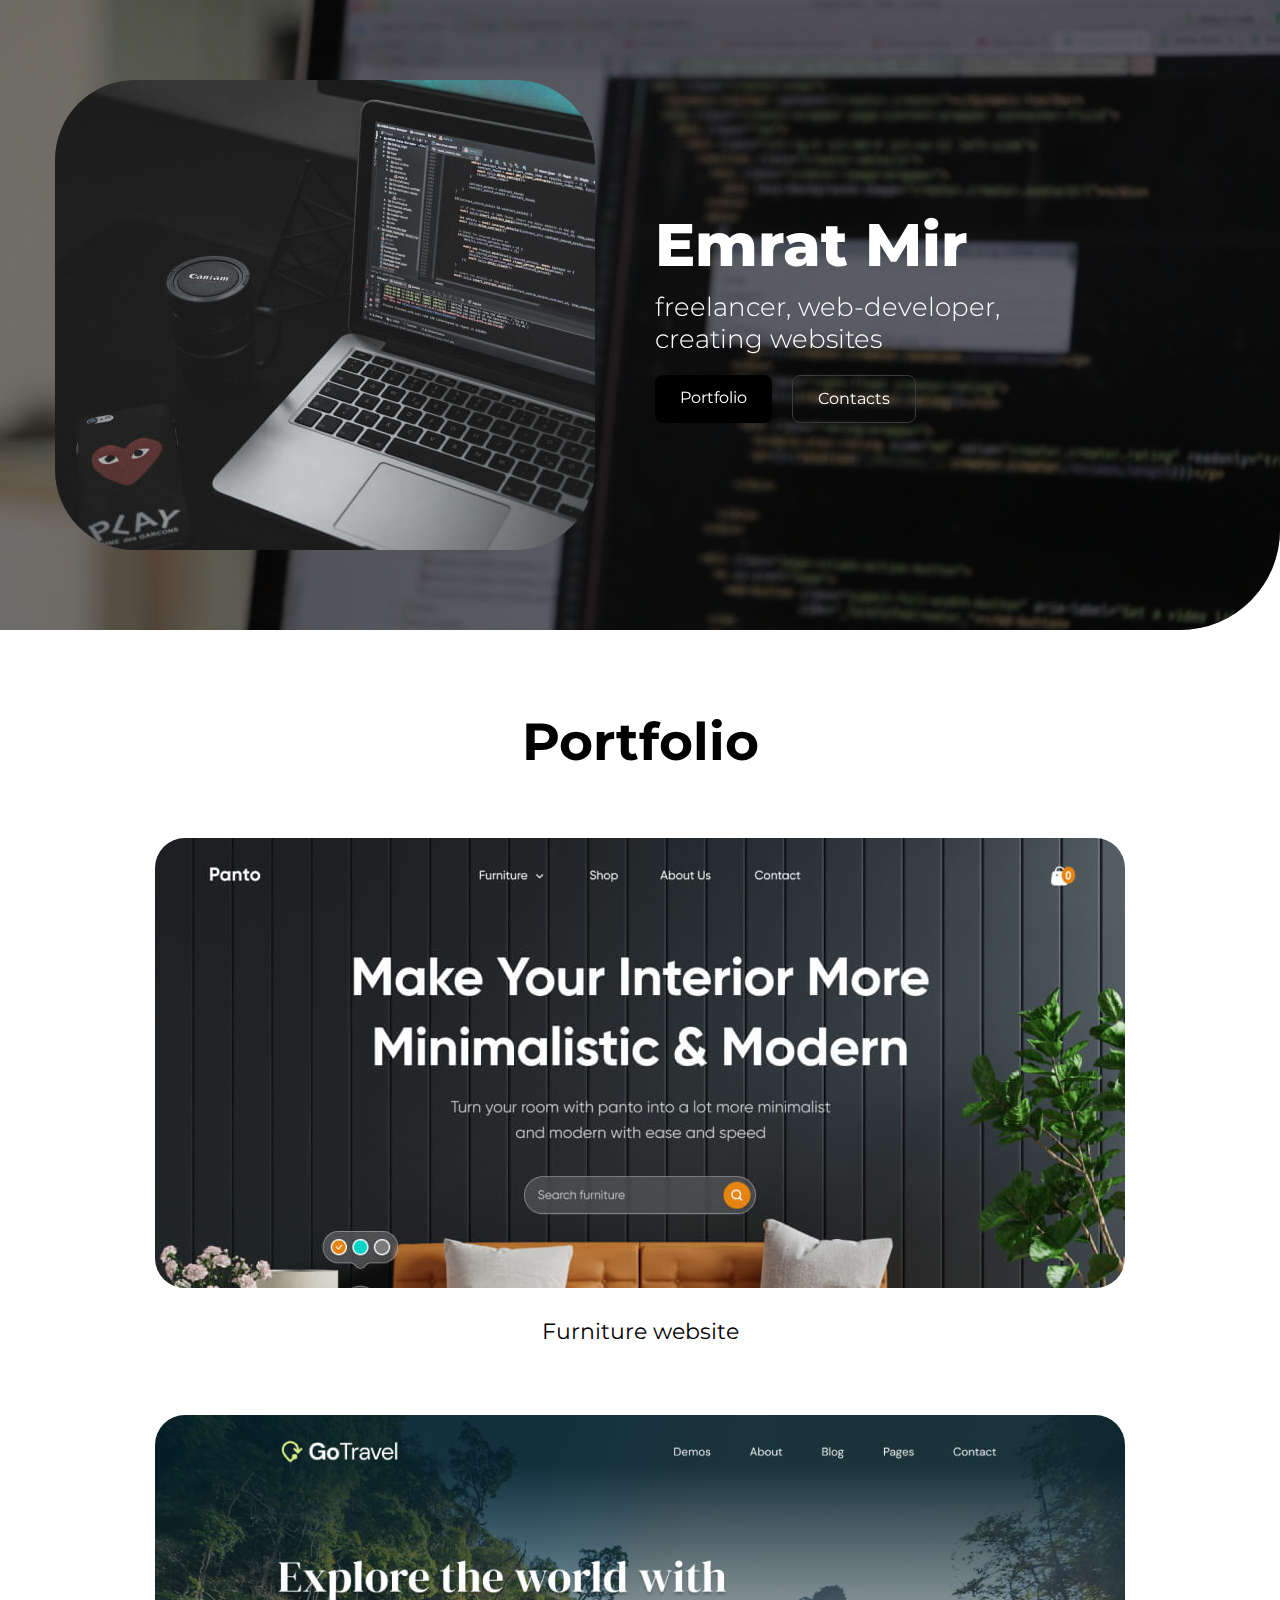
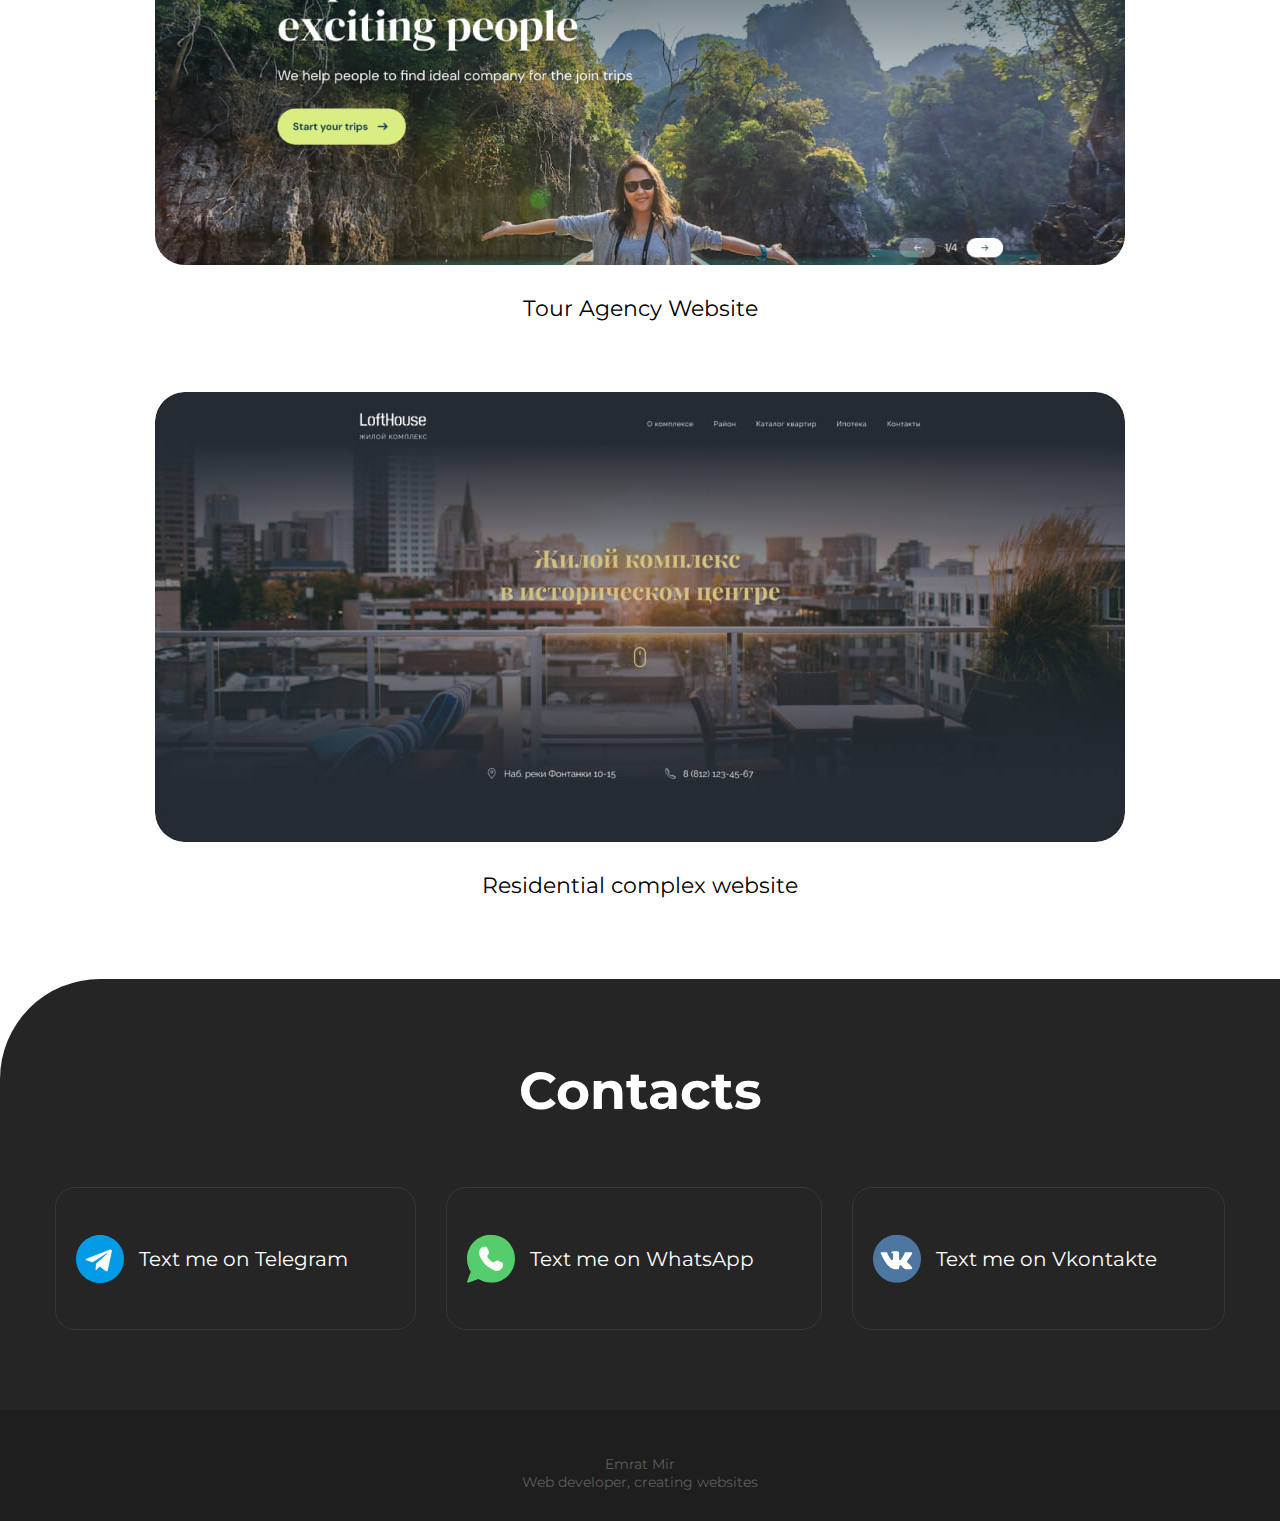
<file: index.html>
<!DOCTYPE html>
<html lang="en">
  <head>
    <meta charset="UTF-8" />
    <meta name="viewport" content="width=device-width, initial-scale=1.0" />
    <title>Portfolio</title>
    <link rel="stylesheet" href="./css/reset.css" />
    <link rel="stylesheet" href="./css/main.css" />
    <link rel="stylesheet" href="./css/media.css  " />

    <link rel="icon" type="image/x-icon" href="./img//favicons/favicon.svg">
    <link rel="apple-touch-icon" sizes="180x180" href="./img//favicons/apple-touch-icon.png">
  </head>
  <body>
    <header class="header">
      <div class="container">
        <div class="header-row">
          <img
            src="./img/photo.jpg"
            srcset="./img/photo@2x.jpg 2x"
            alt="photo"
            class="header-img"/>

          <div class="header-desc">
            <h1 class="header-title">Emrat Mir</h1>

            <p class="header-text">
              freelancer, web-developer, <br />
              creating websites
            </p>

            <div class="header-btns">
              <a href="#portfolio" class="btn">Portfolio</a>
              <a href="#contacts" class="btn-outline">Contacts</a>
            </div>
          </div>
        </div>
      </div>
      <video class="header-video" autoplay muted loop>
        <source type="video/mp4" src="./video/854053-hd_1280_720_25fps.mp4 ">

      </video>
    </header>

    <main>
      <section class="portfolio" id="portfolio">
        <div class="container">
          <h2 class="portfolio-title">Portfolio</h2>

          <div class="projects">
            <article class="project">
              <a href="./panta.html">
                <img
                  src="./img/portfolio/project-01.jpg"
                  srcset="./img/portfolio/project-01@2x.jpg 2x"
                  alt="Furniture websit"
                  class="project-image"
                />
              </a>

              <h3 class="project-title">
                Furniture website <a href="./panta.html"></a>
              </h3>
            </article>

            <article class="project">
              <a href="./gotravel.html">
                <img
                  src="./img/portfolio/project-02.jpg"
                  srcset="./img/portfolio/project-02@2x.jpg 2x"
                  alt="Tour Agency Website"
                  class="project-image"
                />
              </a>

              <h3 class="project-title">
                Tour Agency Website <a href="#!"></a>
              </h3>
            </article>

            <article class="project">
              <a href="./lofthouse.html">
                <img
                  src="./img/portfolio/project-03.jpg"
                  srcset="./img/portfolio/project-03@2x.jpg 2x"
                  alt="Tour Agency Website"
                  class="project-image"
                />
              </a>

              <h3 class="project-title">
                Residential complex website <a href="#!"></a>
              </h3>
            </article>
          </div>
        </div>
      </section>


      <section class="contacts" id="contacts">
        <div class="container">
          <h2 class="contacts-title">Contacts</h2>

          <div class="messangers">
            <a href="https://t.me/youraccountname" target="_blank" class="messanger">
              <img src="./img/icons/telegram.svg" alt="" />
              Text me on Telegram
            </a>

            <a href="https://wa.me/id" target="_blank"class="messanger">
              <img src="./img/icons/whatsapp.svg" alt="" />
              Text me on WhatsApp
            </a>

            <a href="https://vk.me/youraccountname" target="_blank" target="_blank"class="messanger">
              <img src="./img/icons/vk.svg" alt="" />
              Text me on Vkontakte
            </a>
          </div>
        </div>
      </section>
    </main>

    <div class="footer">
      <div class="container">
        <div class="footer-inner">
          <p>Emrat Mir <br> Web developer, creating websites</p>
        </div>
      </div>
      
    </div>
    
  </body>
</html>
</file>
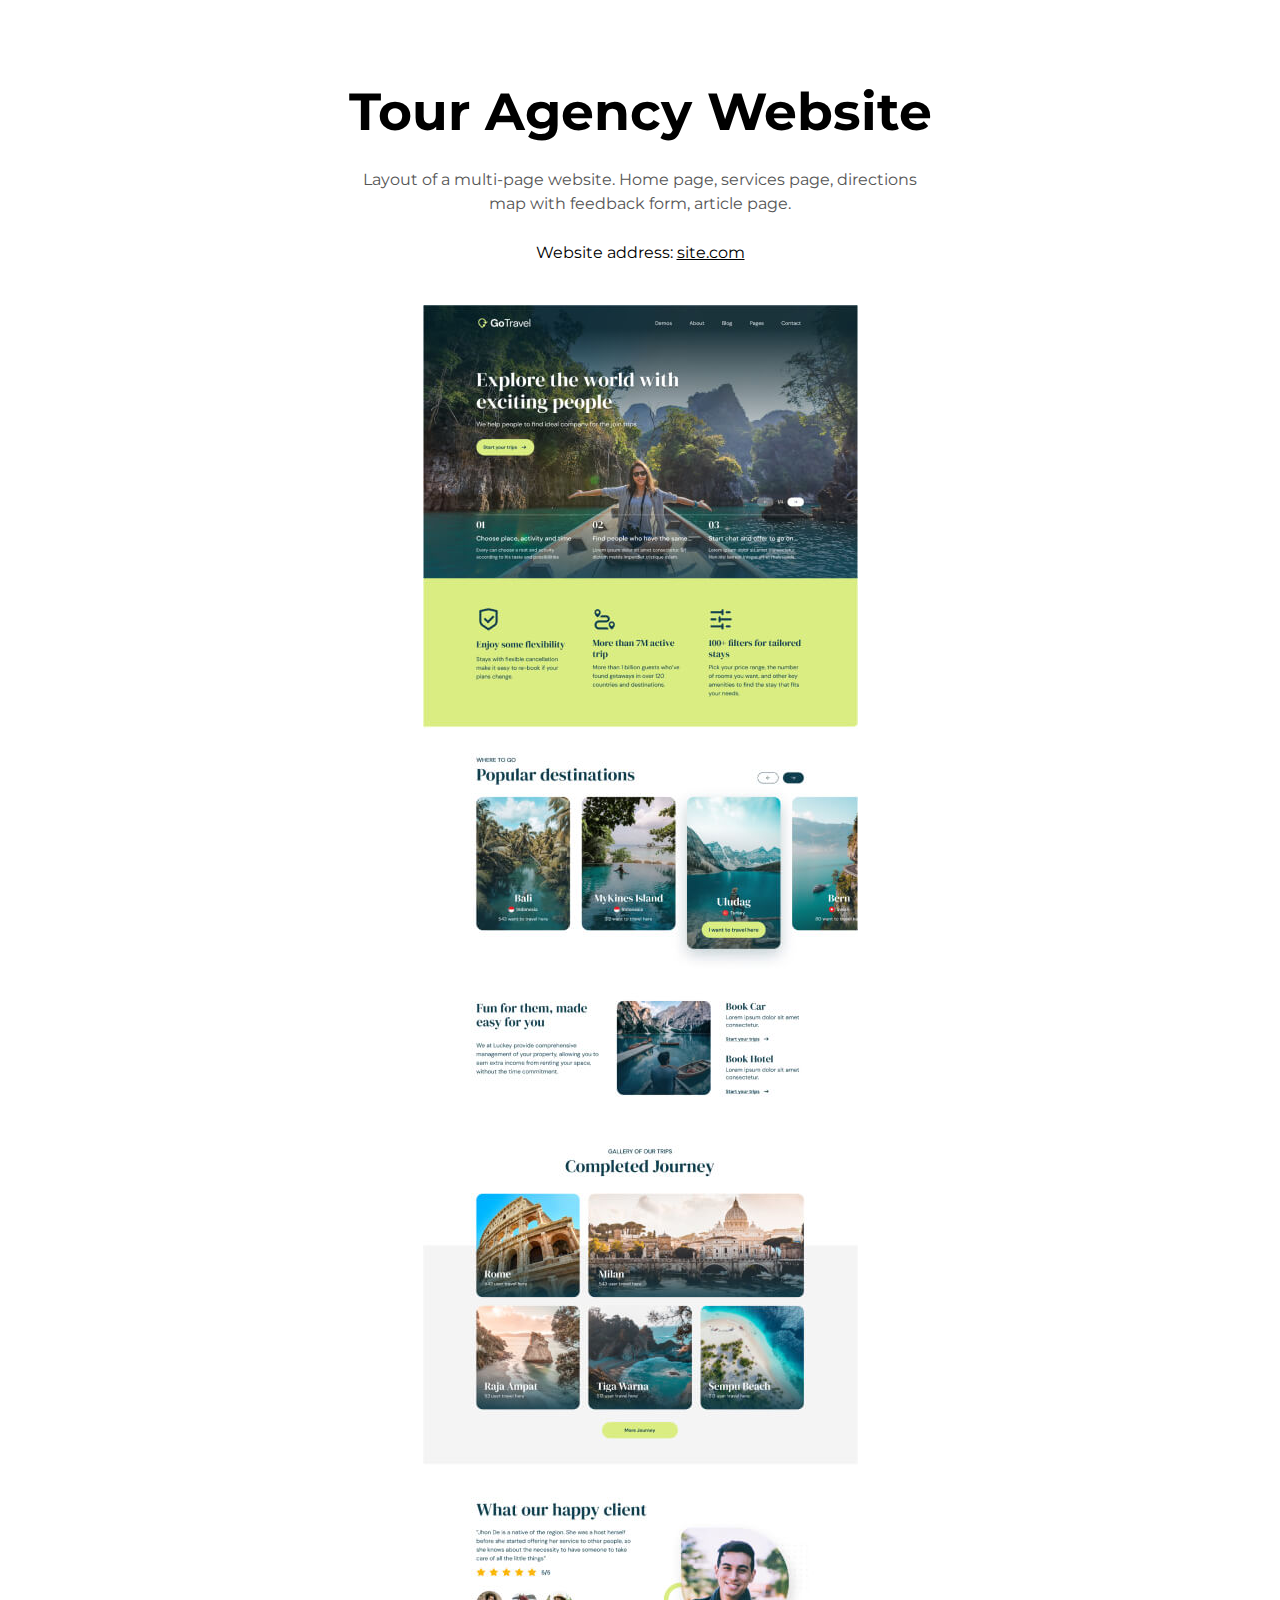
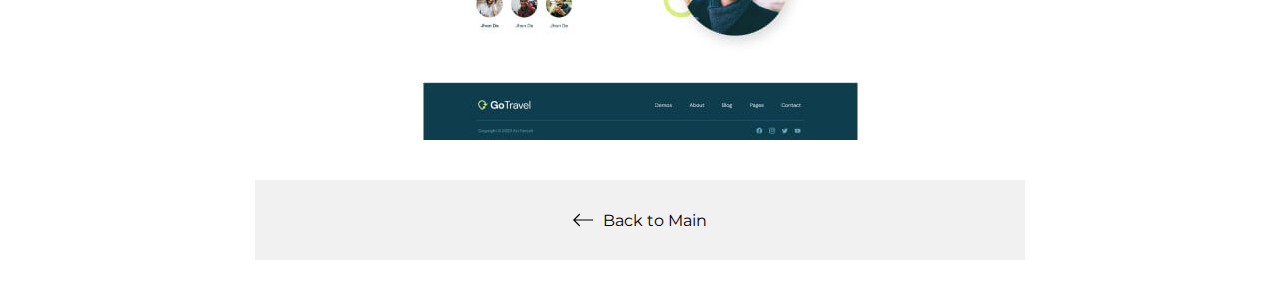
<file: gotravel.html>
<!DOCTYPE html>
<html lang="en">
  <head>
    <meta charset="UTF-8" />
    <meta name="viewport" content="width=device-width, initial-scale=1.0" />
    <title>GoTravel</title>
    <link rel="stylesheet" href="./css/reset.css"/>
    <link rel="stylesheet" href="./css/main.css"/>
    <link rel="stylesheet" href="./css/media.css  " />

    <link rel="icon" type="image/x-icon" href="./img//favicons/favicon.svg">
    <link rel="apple-touch-icon" sizes="180x180" href="./img//favicons/apple-touch-icon.png">
  </head>
  <body>
    <article class="travel-page">
      <div class="container">
        <div class="travel-page-details">
          <h1 class="travel-page-title">Tour Agency Website</h1>

          <div class="travel-page-text">
            <p>
              Layout of a multi-page website. Home page, services page,
              directions map with feedback form, article page.
            </p>

            <p class="travel-page-link">
              Website address:
              <a href="./index.html" target="_blank">site.com</a>
            </p>
          </div>
        </div>
        <img
          class="travel-page-image"
          src="./img/projects/project-go-travel.jpg"
          srcset="./img/projects/project-go-travel@2x.jpg 2x"
          alt="Tour agency webiste"
        />
        <a href="./index.html" class="travel-page-back-link">
          <img src="./img/projects/arrow-left.svg" alt="Back to Main" />
          Back to Main
        </a>
      </div>
    </article>
    </div>
  </body>
</html>
</file>
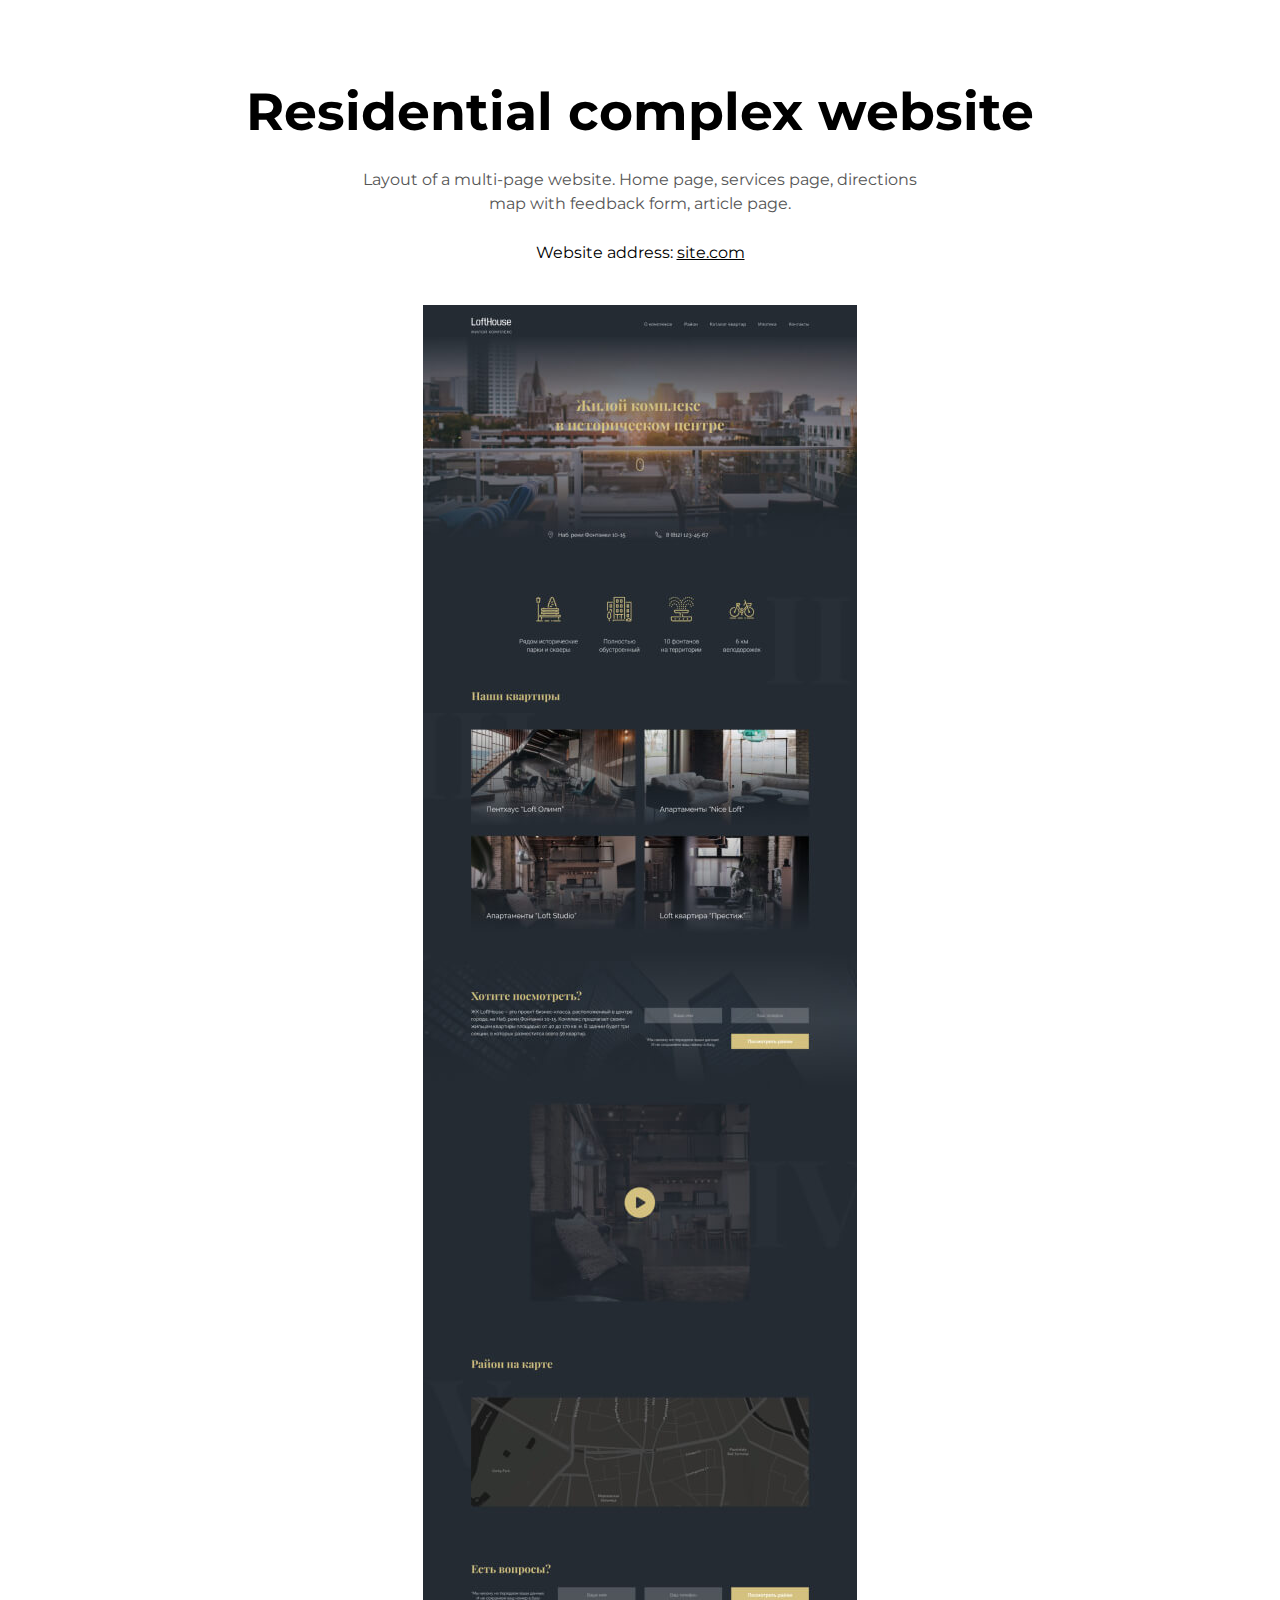
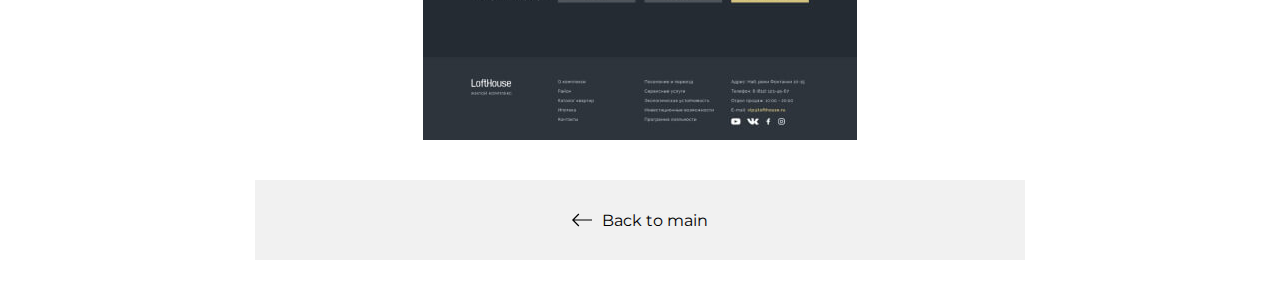
<file: lofthouse.html>
<!DOCTYPE html>
<html lang="en">
  <head>
    <meta charset="UTF-8" />
    <meta name="viewport" content="width=device-width, initial-scale=1.0" />
    <title>LoftHouse</title>
    <link rel="stylesheet" href="./css/reset.css" />
    <link rel="stylesheet" href="./css/main.css" />
    <link rel="stylesheet" href="./css/media.css  " />

    <link rel="icon" type="image/x-icon" href="./img//favicons/favicon.svg">
    <link rel="apple-touch-icon" sizes="180x180" href="./img//favicons/apple-touch-icon.png">
  </head>
  <body>
    <article class="lofthouse-page">
      <div class="container">
        <div class="lofthouse-details">
          <h1 class="lofthouse-title">Residential complex website</h1>

          <div class="lofthouse-page-text">
            <p>
              Layout of a multi-page website. Home page, services page,
              directions map with feedback form, article page.
            </p>

            <p class="lofthouse-page-link">
              Website address:
              <a href="./index.html" target="_blank">site.com</a>
            </p>
          </div>
        </div>
        <img
          src="./img/projects/project-lofthouse.jpg"
          class="lofthouse-page-image"
          srcset="./img/projects/project-lofthouse@2x.jpg 2x"
          alt="Residential complex image"
        />

        <a href="./index.html" class="lofthouse-page-back-link">
          <img
            src="./img/projects/arrow-left.svg"
            
            alt="Back to main"
          />
          Back to main</a
        >
      </div>
    </article>
  </body>
</html>
</file>
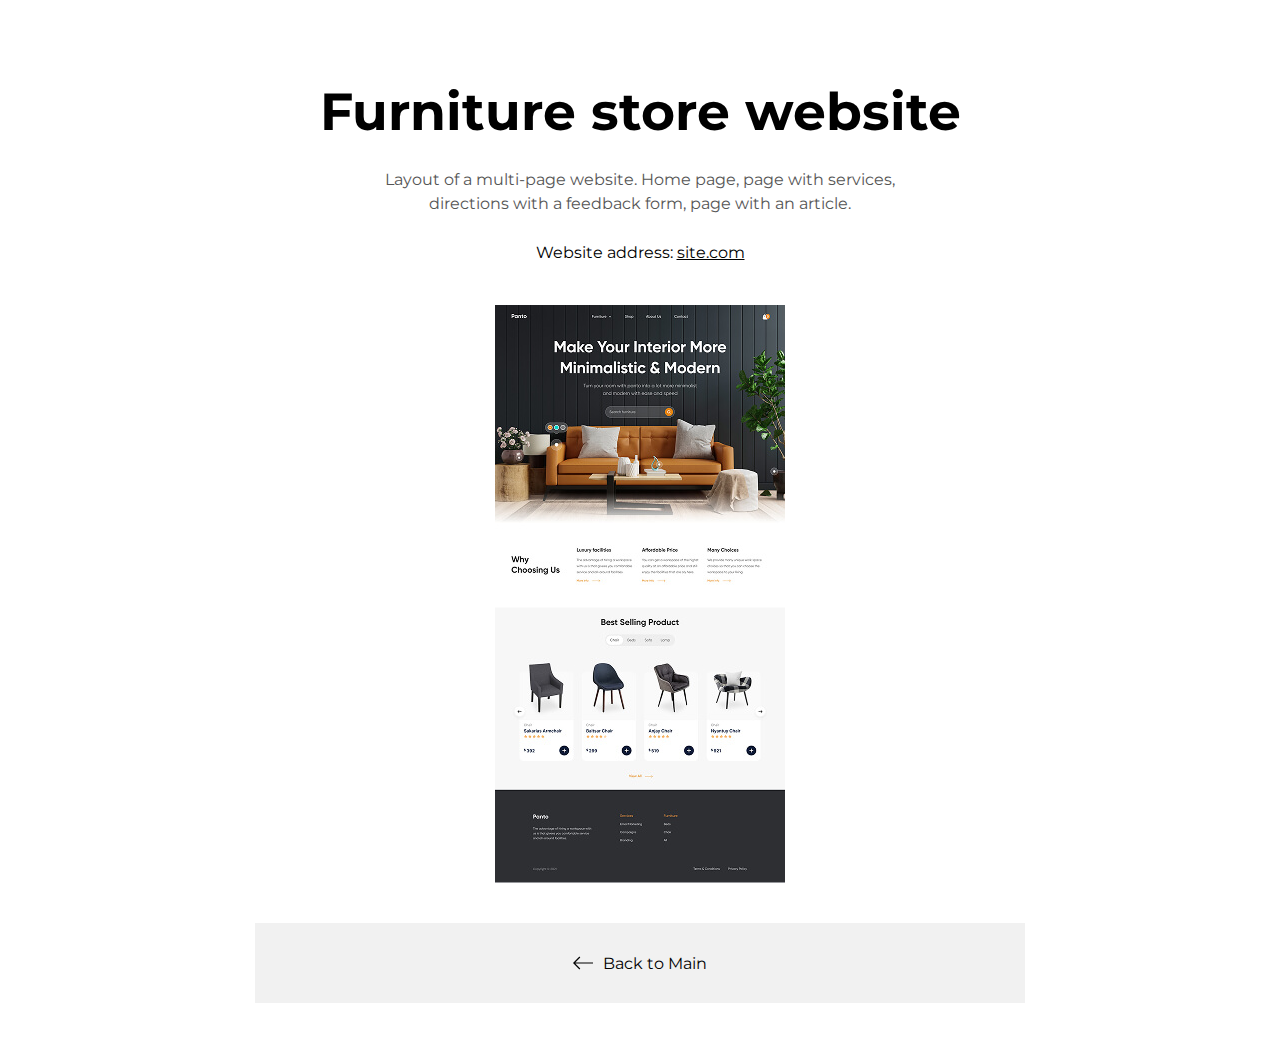
<file: panta.html>
<!DOCTYPE html>
<html lang="en">
  <head>
    <meta charset="UTF-8" />
    <meta name="viewport" content="width=device-width, initial-scale=1.0" />
    <title>Furniture website</title>
    <link rel="stylesheet" href="./css/reset.css" />
    <link rel="stylesheet" href="./css/main.css" />
    <link rel="stylesheet" href="./css/media.css  " />

    <link rel="icon" type="image/x-icon" href="./img//favicons/favicon.svg">
    <link rel="apple-touch-icon" sizes="180x180" href="./img//favicons/apple-touch-icon.png">
  </head>
  <body>
    <article class="inner-page">
      <div class="container">
        <div class="inner-page-details">
          <h1 class="inner-page-title">Furniture store website</h1>

          <div class="inner-page-text">
            <p>
              Layout of a multi-page website. Home page, page with services,
              directions with a feedback form, page with an article.
            </p>

            <p class="inner-page-link ">
              Website address: <a href="#!" target="_blank">site.com</a>
            </p>
          </div>
        </div>
        <img
          class="inner-page-image"
          src="./img/projects/Webdesign-Panto-1.jpg"
          srcset="./img/projects/Webdesign-Panto-1@2x.jpg 2x"
          alt="Furniture Website"
        />

        <a href="./index.html" class="inner-page-back-link">
          <img src="./img/projects/arrow-left.svg" alt="Back to Main" />
          Back to Main
        </a>
      </div>
    </article>
  </body>
</html>
</file>
<file: css/main.css>
@import url("https://fonts.googleapis.com/css2?family=Lobster+Two:ital,wght@0,400;0,700;1,400;1,700&family=Montserrat:ital,wght@0,100..900;1,100..900&display=swap");

/* Base */

html {
  scroll-behavior: smooth;
}

body {
  font-family: "Montserrat", sans-serif;
  font-optical-sizing: auto;
  font-weight: 400;
  font-style: normal;
}

.none {
  display: none !important;
}

.container {
  max-width: 1200px;
  margin: 0 auto;
  padding: 0 15px;
}

/* Header */

.header {
  position: relative;
  padding-top: 80px;
  padding-bottom: 80px;
  background-color: #252525;
  /* background: #252525 linear-gradient(158deg, #2f2f2f 0%, #202020, 100%); */
  background: #000;
  color: white;
  border-bottom-right-radius: 100px;
  overflow: hidden;
}

.header .container {
  position: relative;
  z-index: 9;
}

.header-video {
  position: absolute;
  left: 0;
  top: 0;
  width: 100%;
  height: 100%;
  object-fit: cover;
  object-position: center;
  opacity: 0.5;
  border-bottom-right-radius: 100px;
}


.header-row {
  display: flex;
  flex-direction: row;
  align-items: center;
  column-gap: 60px;
}


.header-img {
  border-radius: 80px;
}


.header-title {
  margin-bottom: 10px;
  font-weight: 700;
  font-size: 60px;
  font-weight: 800;
}


.header-text {
  margin-bottom: 20px;
  font-size: 26px;
  font-weight: 300;
}


.header-btns {
  display: flex;
  column-gap: 20px;
}


.btn {
  height: 48px;
  padding-top: 15px;
  padding-left: 25px;
  padding-right: 25px;

  background-color: #000000;
  border-radius: 8px;

  color: #fff;
  line-height: 1;

  transition: all 0.2s ease-in;
}


.btn:hover {
  background-color: #1782cf;
}


.btn-outline {
  height: 48px;
  padding-top: 15px;
  padding-left: 25px;
  padding-right: 25px;
  border: 1px solid #3b3b3b;
  border-radius: 8px;
  color: #fff;
  line-height: 1;
  transition: all 0.2s ease-in;
}


/* Portfolio */


.btn-outline:hover {
  background-color: #1782cf;
}


.portfolio {
  padding: 80px 0;
}


.portfolio-title {
  margin-bottom: 65px;
  font-size: 52px;
  font-weight: 700;
  text-align: center;
}


.projects {
  display: flex;
  flex-direction: column;
  row-gap: 70px;
  align-items: center;
}


.project {
  text-align: center;
}


.project-image {
  margin-bottom: 30px;
  border-radius: 30px;
  transition: opacity 0.2s ease-in;
}


.project-image:hover {
  opacity: 0.8;
}


.project-title {
  font-size: 22px;
}


.project-title a {
  color: #000000;
  text-decoration: underline;
}


/* Contacts */


.contacts {
  padding: 80px 0;
  background-color: #252525;
  border-top-left-radius: 100px;
  color: #fff;
}


.contacts-title {
  text-align: center;
  margin-bottom: 65px;
  font-size: 52px;
  font-weight: 700;
}


.messangers {
  display: flex;
  flex-wrap: wrap;
  column-gap: 30px;
  row-gap: 30px;
}


.messanger {
  flex-grow: 1;
  display: flex;
  column-gap: 15px;
  align-items: center;
  padding: 46px 20px;
  border-radius: 20px;
  border: 1px solid #363636;
  color: #fff;
  font-size: 20px;
  transition: background-color 0.2s ease-in;
}


.messanger:hover {
  background-color: #1e1e1e;
}

/* Footer */


.footer {
  padding: 30px 0;
  background-color: #1e1e1e;

  color: #5d5d5d;
}


.footer-inner {
  font-size: 14px;
  text-align: center;
}


.footer-inner p {
  margin-top: 15px;
}


/* Inner Page */


.inner-page {
  padding: 80px 0 40px;
}


.inner-page-details {
  display: flex;
  flex-direction: column;
  row-gap: 25px;
  align-items: center;
  margin-bottom: 40px;
  text-align: center;
}


.inner-page-title {
  font-size: 52px;
  font-weight: 700;
}


.inner-page-text {
  max-width: 570px;
  display: flex;
  flex-direction: column;
  row-gap: 25px;
  color: #555555;
  line-height: 1.5;
}


.inner-page-link {
  color: #000;
}


.inner-page-link a {
  color: #000;
  text-decoration: underline;
}


.inner-page-image {
  display: block;
  margin: 0 auto;
  margin-bottom: 40px;
}


.inner-page-back-link {
  padding: 30px;
  max-width: 770px;
  margin: 0 auto;
  display: flex;
  column-gap: 10px;
  align-items: center;
  justify-content: center;
  background-color: #f1f1f1;
  text-align: center;
  color: #000;
  transition: all 0.2s ease-in;
}


.inner-page-back-link:hover {
  background-color: #d9d6d6;
}


/* gotravel page */


.travel-page {
  padding: 80px 0 40px;
}


.travel-page-details {
  display: flex;
  flex-direction: column;
  row-gap: 25px;
  align-items: center;
  margin-bottom: 40px;
  text-align: center;
}


.travel-page-title {
  font-size: 52px;
  font-weight: 700;
}


.travel-page-text {
  max-width: 570px;
  display: flex;
  flex-direction: column;
  row-gap: 25px;
  color: #555555;
  line-height: 1.5;
}


.travel-page-link {
  color: #000;
}


.travel-page-link a {
  color: #000;
  text-decoration: underline;
}


.travel-page-image {
  display: block;
  margin: 0 auto;
  margin-bottom: 40px;
}


.travel-page-back-link {
  display: block;
  max-width: 770px;
  padding: 30px;
  margin: 0 auto;
  justify-content: center;
  display: flex;
  column-gap: 10px;
  align-items: center;
  background-color: #f1f1f1;
  text-align: center;
  color: #000;
  transition: all 0.2s ease-in;
}


.travel-page-back-link:hover {
  background-color: #b9afaf;
}


/* lofthouse page */

.lofthouse-page {
  padding: 80px 0 40px;
}


.lofthouse-details {
  display: flex;
  flex-direction: column;
  row-gap: 25px;
  align-items: center;
  margin-bottom: 40px;
  text-align: center;
}


.lofthouse-title {
  font-size: 52px;
  font-weight: 700;
}


.lofthouse-page-text {
  max-width: 570px;
  display: flex;
  flex-direction: column;
  row-gap: 25px;
  color: #555555;
  line-height: 1.5;
}


.lofthouse-page-link {
  color: #000;
}


.lofthouse-page-link a {
  color: #000;
  text-decoration: underline;
}


.lofthouse-page-image {
  display: block;
  margin: 0 auto;
  margin-bottom: 40px;
}


.lofthouse-page-back-link {
  display: block;
  max-width: 770px;
  padding: 30px;
  margin: 0 auto;
  justify-content: center;
  display: flex;
  column-gap: 10px;
  align-items: center;
  background-color: #f1f1f1;
  text-align: center;
  color: #000;
  transition: all 0.2s ease-in;
}


.lofthouse-page-back-link:hover {
  background-color: #b9afaf;
}
</file>
<file: css/media.css>
@media (max-width: 1080px) {
  .header-row {
    column-gap: 30px;
  }
  .header-img {
    width: 300px;
    border-radius: 30px;
  }
  .header-title {
    font-size: 52px;
  }
  .header-text {
    font-size: 22px;
  }
  .portfolio-title {
    font-size: 42px;
  }
  .contacts-title {
    font-size: 42px;
  }
  .inner-page-title {
    font-size: 42px;
  }
}

@media (max-width: 767px) { 
  .header {
    padding-top: 20px;
    padding-bottom: 40px;
    border-bottom-right-radius: 60px;
  }

  .header-video {
    border-bottom-right-radius: 60px;

  }
  .header-row {
    flex-direction: column;
    align-items: flex-start;
    row-gap: 20px; 
  }
  .header-img {
    max-width: 100%;
    width: auto;
  }
  .header-title {
    font-size: 32px;
  }
  .header-text {
    font-size: 18px;
  }

  /* BTNS */

  .btn,
  .btn-outline {
    height: 42px;
    padding: 12px 15px 0;
  }

  /* Portfolio */

  .portfolio {
    padding: 40px 0;
  }

  .portfolio-title {
    margin-bottom: 30px;
    font-size: 28px;
  }

  .projects {
    row-gap: 30px;
  }

  .project-img {
    margin-bottom: 20px;
    border-radius: 14px;
  }

  .project-title {
    font-size: 16px;
  }

  /* Contacts */

  .contacts {
    padding: 40px;
    border-top-left-radius: 60px;
  }

  .contacts-title {
    margin-bottom: 30px;
    font-size: 28px;
  }

  .messengars {
    gap: 32px 20px;
    border-radius: 12px;
    font-size: 16px;
  }

  .footer-inner {
    font-size: 12px;
  }

  /* panta */

  .inner-page {
    padding: 40px 0 20px
  }

  .inner-page-title {
    margin-bottom: 20px;
    font-size: 28px ;
  }

  .inner-page-details {
    row-gap: 20px;
    margin-bottom: 20px;
  }

  .inner-page-text {
    row-gap: 20px;
  }

  .inner-page-img {
    margin-bottom: 20px;
  }

  .inner-page-back-link {
    padding: 20px;
  }

  /* gotravel */

  .travel-page {
    padding: 40px 0 20px;
  }

  .travel-page-title {
    margin-bottom: 20px;
    font-size: 28px;
  }

  .travel-page-details {
    row-gap: 20px;
    margin-bottom: 20px;
  }

  .travel-page-text {
    row-gap: 20px;
  }

  .travel-page-img {
    margin-bottom: 20px;
  }

  .travel-page-back-link {
    padding: 20px;
  }


  /* lofthouse */

  .lofthouse-page {
    padding: 40px 0 20px;
  }

  .lofthouse-title {
    margin-bottom: 20px;
    font-size: 28px;
  }

  .lofthouse-details {
    row-gap: 20px;
    margin-bottom: 20px;
  }

  .lofthouse-page-text {
    row-gap: 20px;
  }

  .lofthouse-page-image {
    margin-bottom: 20px;
  }

  .lofthouse-page-back-link {
    padding: 20px;
  }


}
</file>
